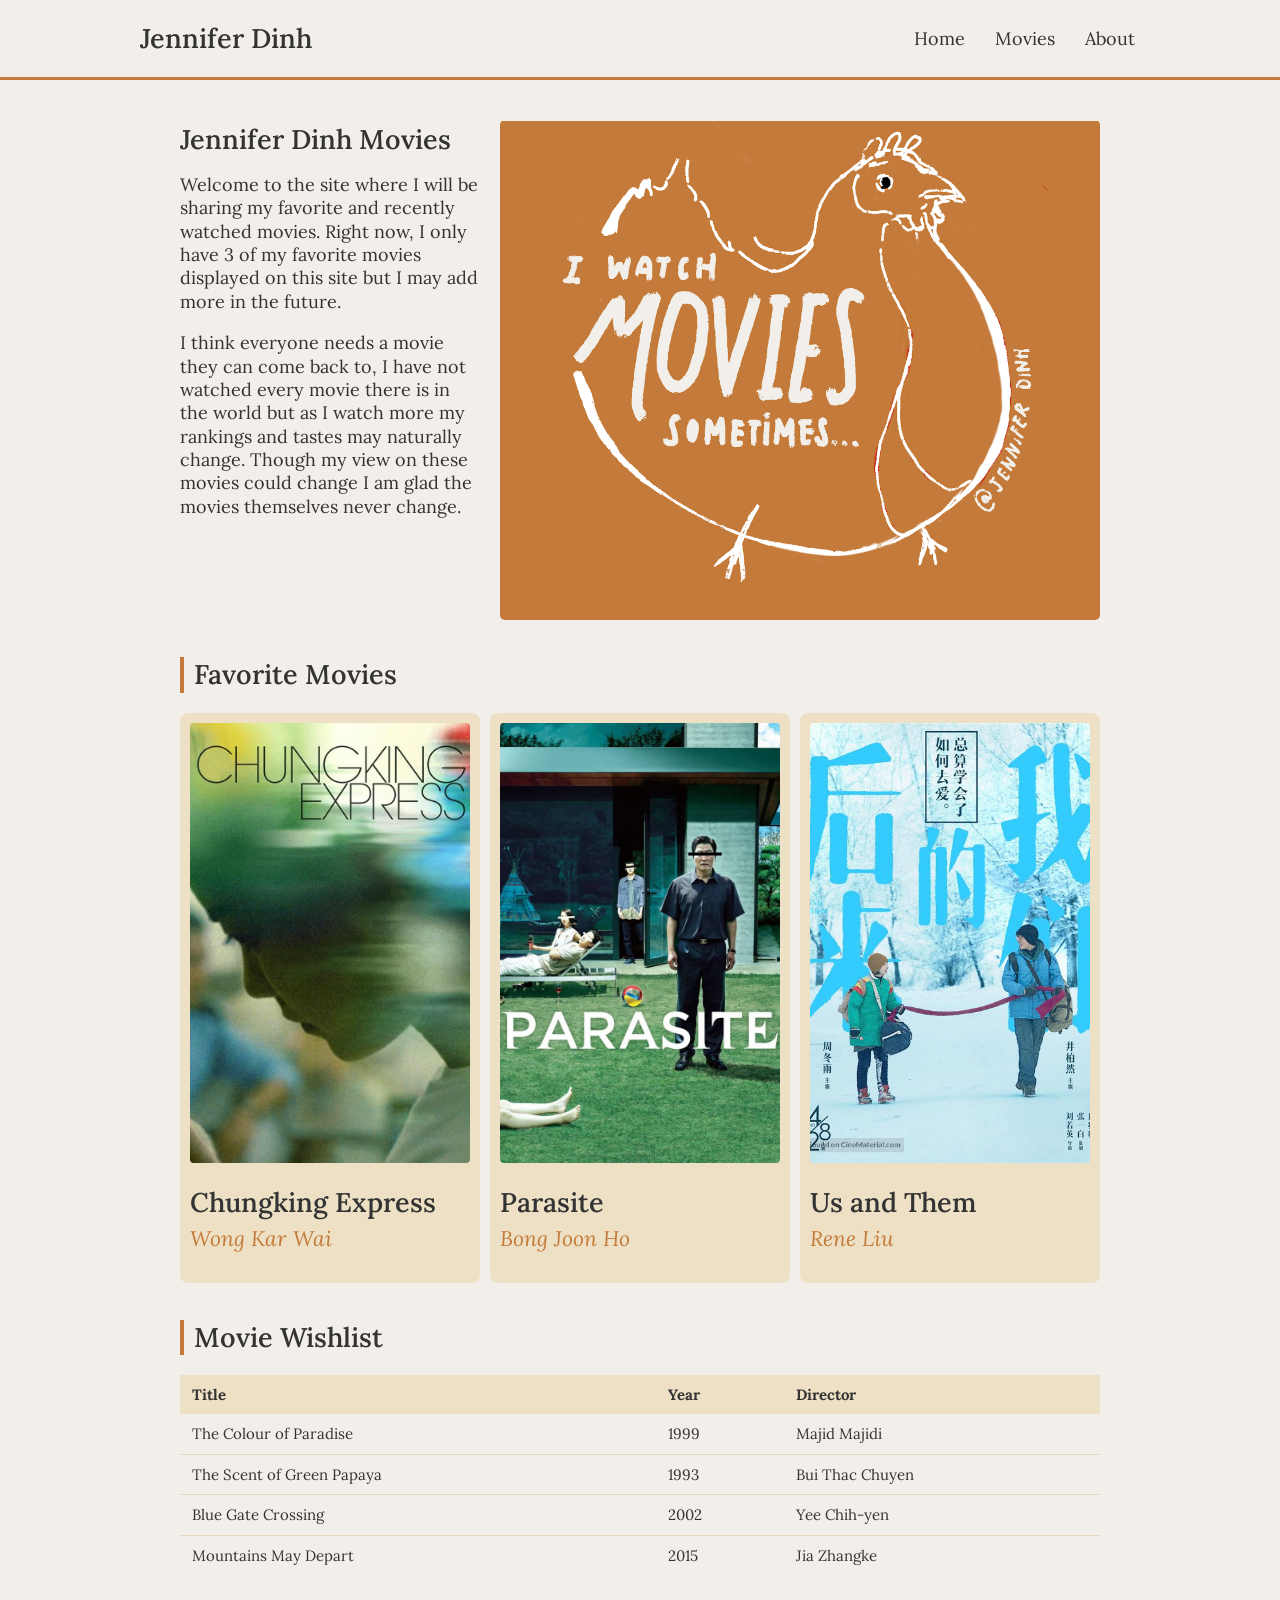
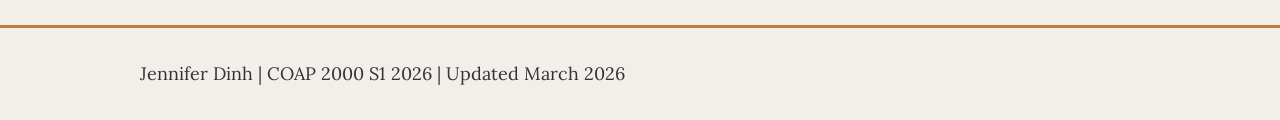
<file: index.html>
<!doctype html>
<html lang="en">
  <head>
    <meta charset="UTF-8" />
    <meta name="viewport" content="width=device-width, initial-scale=1.0" />
    <title>Jennifer Dinh, Homepage</title>
    <link rel="stylesheet" href="style/styles.css" />
    <link rel="preconnect" href="https://fonts.googleapis.com" />
    <link rel="preconnect" href="https://fonts.gstatic.com" crossorigin />
    <link
      href="https://fonts.googleapis.com/css2?family=Kirang+Haerang&family=Lora:ital,wght@0,400..700;1,400..700&family=Playfair+Display:ital,wght@0,400..900;1,400..900&family=Roboto:ital,wght@0,100..900;1,100..900&display=swap"
      rel="stylesheet"
    />
  </head>

  <body>
    <header>
      <div class="header-inner">
        <a href="index.html">
          <h2>Jennifer Dinh</h2>
        </a>
        <nav>
          <ul>
            <li><a href="index.html">Home</a></li>
            <li><a href="index.html#movies">Movies</a></li>
            <li><a href="about.html">About</a></li>
          </ul>
        </nav>
      </div>
    </header>

    <main>
      <section class="index-hero">
        <div class="text">
          <h1>Jennifer Dinh Movies</h1>
          <p>
            Welcome to the site where I will be sharing my favorite and recently
            watched movies. Right now, I only have 3 of my favorite movies
            displayed on this site but I may add more in the future.
          </p>
          <p>
            I think everyone needs a movie they can come back to, I have not
            watched every movie there is in the world but as I watch more my
            rankings and tastes may naturally change. Though my view on these
            movies could change I am glad the movies themselves never change.
          </p>
        </div>
        <div class="image">
          <img
            src="images/chickenzodiac.png"
            alt="orange background hand drawn chicken with words I WATCH MOVIES SOMETIMES"
          />
        </div>
      </section>

      <section class="favorite-movies" id="movies">
        <div class="heading"><h2>Favorite Movies</h2></div>

        <div class="grid">
          <a href="movie1.html">
            <div class="movie-card">
              <img
                src="images/ChungkingExpress.jpg"
                alt="Chungking Express movie poster of 
                Faye Wong with colored gradient"
              />
              <h2>Chungking Express</h2>

              <h3 class="subtitle">Wong Kar Wai</h3>
            </div>
          </a>

          <a href="movie2.html">
            <div class="movie-card">
              <img
                src="images/Parasite.jpg"
                alt="Parasite movie poster green lawn covered eyes"
              />
              <h2>Parasite</h2>

              <h3 class="subtitle">Bong Joon Ho</h3>
            </div>
          </a>

          <a href="movie3.html">
            <div class="movie-card">
              <img
                src="images/UsandThem.jpg"
                alt="Us and Them movie poster snowy background blue word overlay"
              />
              <h2>Us and Them</h2>

              <h3 class="subtitle">Rene Liu</h3>
            </div>
          </a>
        </div>
      </section>

      <section class="movie-wishlist"></section>
      <div class="heading"><h2>Movie Wishlist</h2></div>
      <table>
        <tr>
          <th>Title</th>
          <th>Year</th>
          <th>Director</th>
        </tr>
        <tr>
          <td>The Colour of Paradise</td>
          <td>1999</td>
          <td>Majid Majidi</td>
        </tr>
        <tr>
          <td>The Scent of Green Papaya</td>
          <td>1993</td>
          <td>Bui Thac Chuyen</td>
        </tr>
        <tr>
          <td>Blue Gate Crossing</td>
          <td>2002</td>
          <td>Yee Chih-yen</td>
        </tr>
        <tr>
          <td>Mountains May Depart</td>
          <td>2015</td>
          <td>Jia Zhangke</td>
        </tr>
      </table>
    </main>

    <footer>
      <div class="footer-inner">
        <p>Jennifer Dinh | COAP 2000 S1 2026 | Updated March 2026</p>
      </div>
    </footer>
  </body>
</html>
</file>
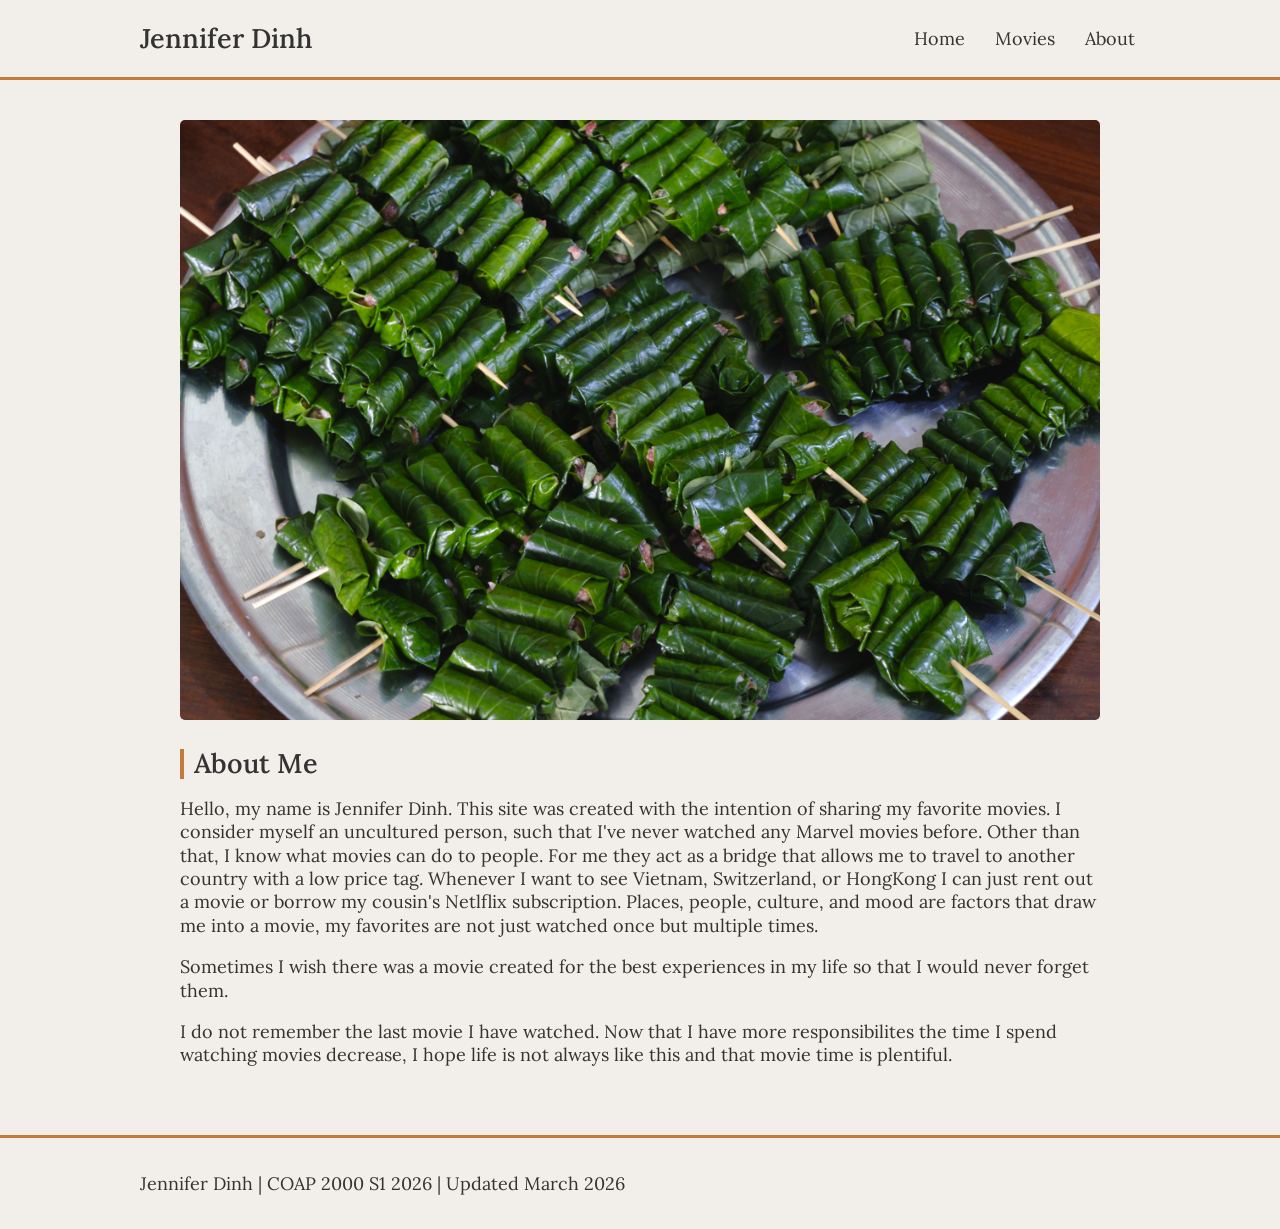
<file: about.html>
<!doctype html>
<html lang="en">
  <head>
    <meta charset="UTF-8" />
    <meta name="viewport" content="width=device-width, initial-scale=1.0" />
    <title>Jennifer Dinh, About</title>
    <link rel="stylesheet" href="style/styles.css" />
    <link rel="preconnect" href="https://fonts.googleapis.com" />
    <link rel="preconnect" href="https://fonts.gstatic.com" crossorigin />
    <link
      href="https://fonts.googleapis.com/css2?family=Kirang+Haerang&family=Lora:ital,wght@0,400..700;1,400..700&family=Playfair+Display:ital,wght@0,400..900;1,400..900&family=Roboto:ital,wght@0,100..900;1,100..900&display=swap"
      rel="stylesheet"
    />
  </head>

  <body>
    <header>
      <div class="header-inner">
        <a href="index.html">
          <h2>Jennifer Dinh</h2>
        </a>
        <nav>
          <ul>
            <li><a href="index.html">Home</a></li>
            <li><a href="index.html#movies">Movies</a></li>
            <li><a href="about.html">About</a></li>
          </ul>
        </nav>
      </div>
    </header>
    <main>
      <section class="about">
        <img
          src="images/Screenshot.png"
          alt="green leaf stuffed with meat (bo luc lac)"
        />
        <div class="text-area">
          <div class="heading"><h1>About Me</h1></div>
          <p>
            Hello, my name is Jennifer Dinh. This site was created with the
            intention of sharing my favorite movies. I consider myself an
            uncultured person, such that I've never watched any Marvel movies
            before. Other than that, I know what movies can do to people. For me
            they act as a bridge that allows me to travel to another country
            with a low price tag. Whenever I want to see Vietnam, Switzerland,
            or HongKong I can just rent out a movie or borrow my cousin's
            Netlflix subscription. Places, people, culture, and mood are factors
            that draw me into a movie, my favorites are not just watched once
            but multiple times.
          </p>
          <p>
            Sometimes I wish there was a movie created for the best experiences
            in my life so that I would never forget them.
          </p>
          <p>
            I do not remember the last movie I have watched. Now that I have
            more responsibilites the time I spend watching movies decrease, I
            hope life is not always like this and that movie time is plentiful.
          </p>
        </div>
      </section>
    </main>

    <footer>
      <div class="footer-inner">
        <p>Jennifer Dinh | COAP 2000 S1 2026 | Updated March 2026</p>
      </div>
    </footer>
  </body>
</html>
</file>
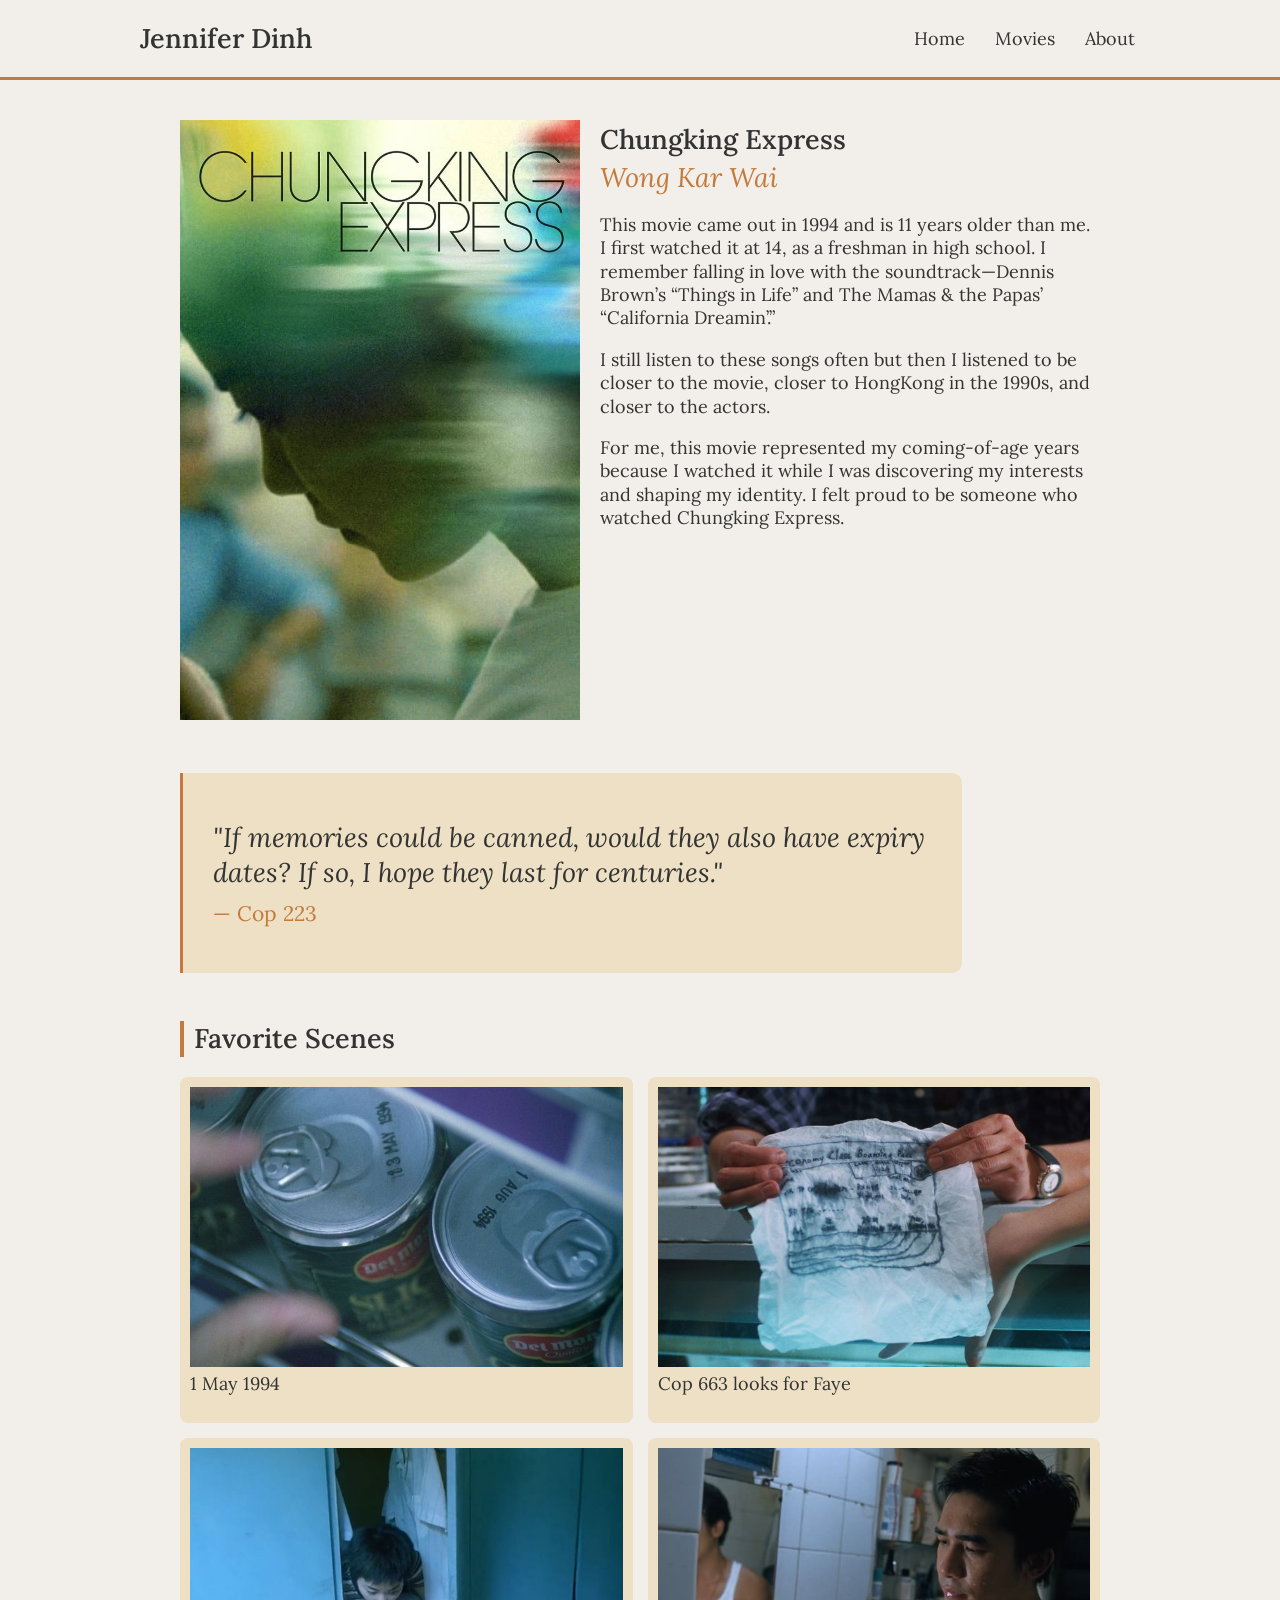
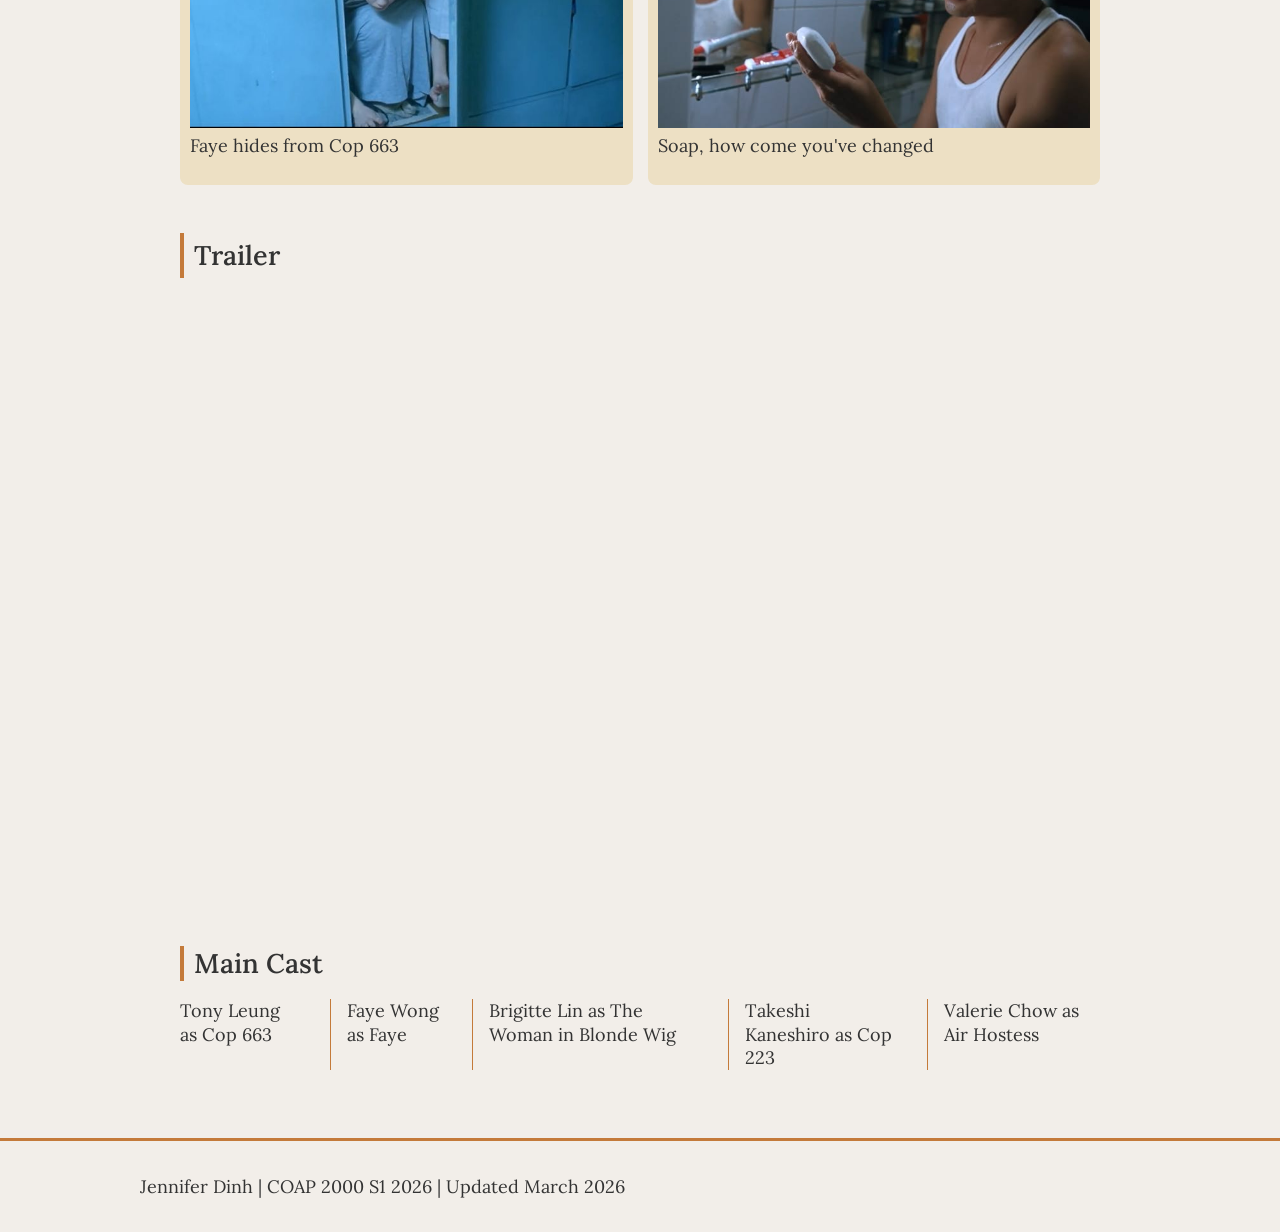
<file: movie1.html>
<!doctype html>
<html lang="en">
  <head>
    <meta charset="UTF-8" />
    <meta name="viewport" content="width=device-width, initial-scale=1.0" />
    <title>Jennifer Dinh, Parasite</title>
    <link rel="stylesheet" href="style/styles.css" />
    <link rel="preconnect" href="https://fonts.googleapis.com" />
    <link rel="preconnect" href="https://fonts.gstatic.com" crossorigin />
    <link
      href="https://fonts.googleapis.com/css2?family=Kirang+Haerang&family=Lora:ital,wght@0,400..700;1,400..700&family=Playfair+Display:ital,wght@0,400..900;1,400..900&family=Roboto:ital,wght@0,100..900;1,100..900&display=swap"
      rel="stylesheet"
    />
  </head>

  <body>
    <header>
      <div class="header-inner">
        <a href="index.html">
          <h2>Jennifer Dinh</h2>
        </a>
        <nav>
          <ul>
            <li><a href="index.html">Home</a></li>
            <li><a href="index.html#movies">Movies</a></li>
            <li><a href="about.html">About</a></li>
          </ul>
        </nav>
      </div>
    </header>

    <main>
      <section class="hero">
        <div class="movie-poster">
          <img
            src="images/ChungkingExpress.jpg"
            alt="Chungking Express movie poster of 
                Faye Wong with colored gradient"
          />
        </div>
        <div class="content">
          <div class="heading-text">
            <h1>Chungking Express</h1>

            <h2 class="subtitle">Wong Kar Wai</h2>

            <p>
              This movie came out in 1994 and is 11 years older than me. I first
              watched it at 14, as a freshman in high school. I remember falling
              in love with the soundtrack—Dennis Brown’s “Things in Life” and
              The Mamas & the Papas’ “California Dreamin’.”
            </p>
            <p>
              I still listen to these songs often but then I listened to be
              closer to the movie, closer to HongKong in the 1990s, and closer
              to the actors.
            </p>
            <p>
              For me, this movie represented my coming-of-age years because I
              watched it while I was discovering my interests and shaping my
              identity. I felt proud to be someone who watched Chungking
              Express.
            </p>
          </div>
        </div>
      </section>

      <section class="quote quote1">
        <h2>
          "If memories could be canned, would they also have expiry dates? If
          so, I hope they last for centuries."
        </h2>
        <h3>— Cop 223</h3>
      </section>

      <section class="favorite-scenes">
        <div class="heading">
          <h2>Favorite Scenes</h2>
        </div>
        <div class="scene-grid">
          <div class="favorite-scene-card">
            <img
              src="images/may.jpg"
              alt="Pinapples cans with expiration date"
            />
            <p>1 May 1994</p>
          </div>
          <div class="favorite-scene-card">
            <img
              src="images/Promise.jpg"
              alt="tissue with plane ticket details drawn on"
            />
            <p>Cop 663 looks for Faye</p>
          </div>
          <div class="favorite-scene-card">
            <img
              src="images/hiding.jpg"
              alt="Faye hiding for Cop 663 in a cabinet"
            />
            <p>Faye hides from Cop 663</p>
          </div>
          <div class="favorite-scene-card">
            <img src="images/soap.jpg" alt="Cop 663 analyzing white soapbar" />
            <p>Soap, how come you've changed</p>
          </div>
        </div>
      </section>

      <section class="trailer">
        <div class="heading">
          <h2>Trailer</h2>
        </div>
        <iframe
          src="https://www.youtube.com/embed/C3NDz_7KP2g"
          title="Chungking Express Trailer"
          allowfullscreen
        >
        </iframe>
      </section>

      <section class="cast">
        <div class="heading"><h2>Main Cast</h2></div>
        <ul>
          <li>Tony Leung as Cop 663</li>
          <li>Faye Wong as Faye</li>
          <li>Brigitte Lin as The Woman in Blonde Wig</li>
          <li>Takeshi Kaneshiro as Cop 223</li>
          <li>Valerie Chow as Air Hostess</li>
        </ul>
      </section>
    </main>

    <footer>
      <div class="footer-inner">
        <p>Jennifer Dinh | COAP 2000 S1 2026 | Updated March 2026</p>
      </div>
    </footer>
  </body>
</html>
</file>
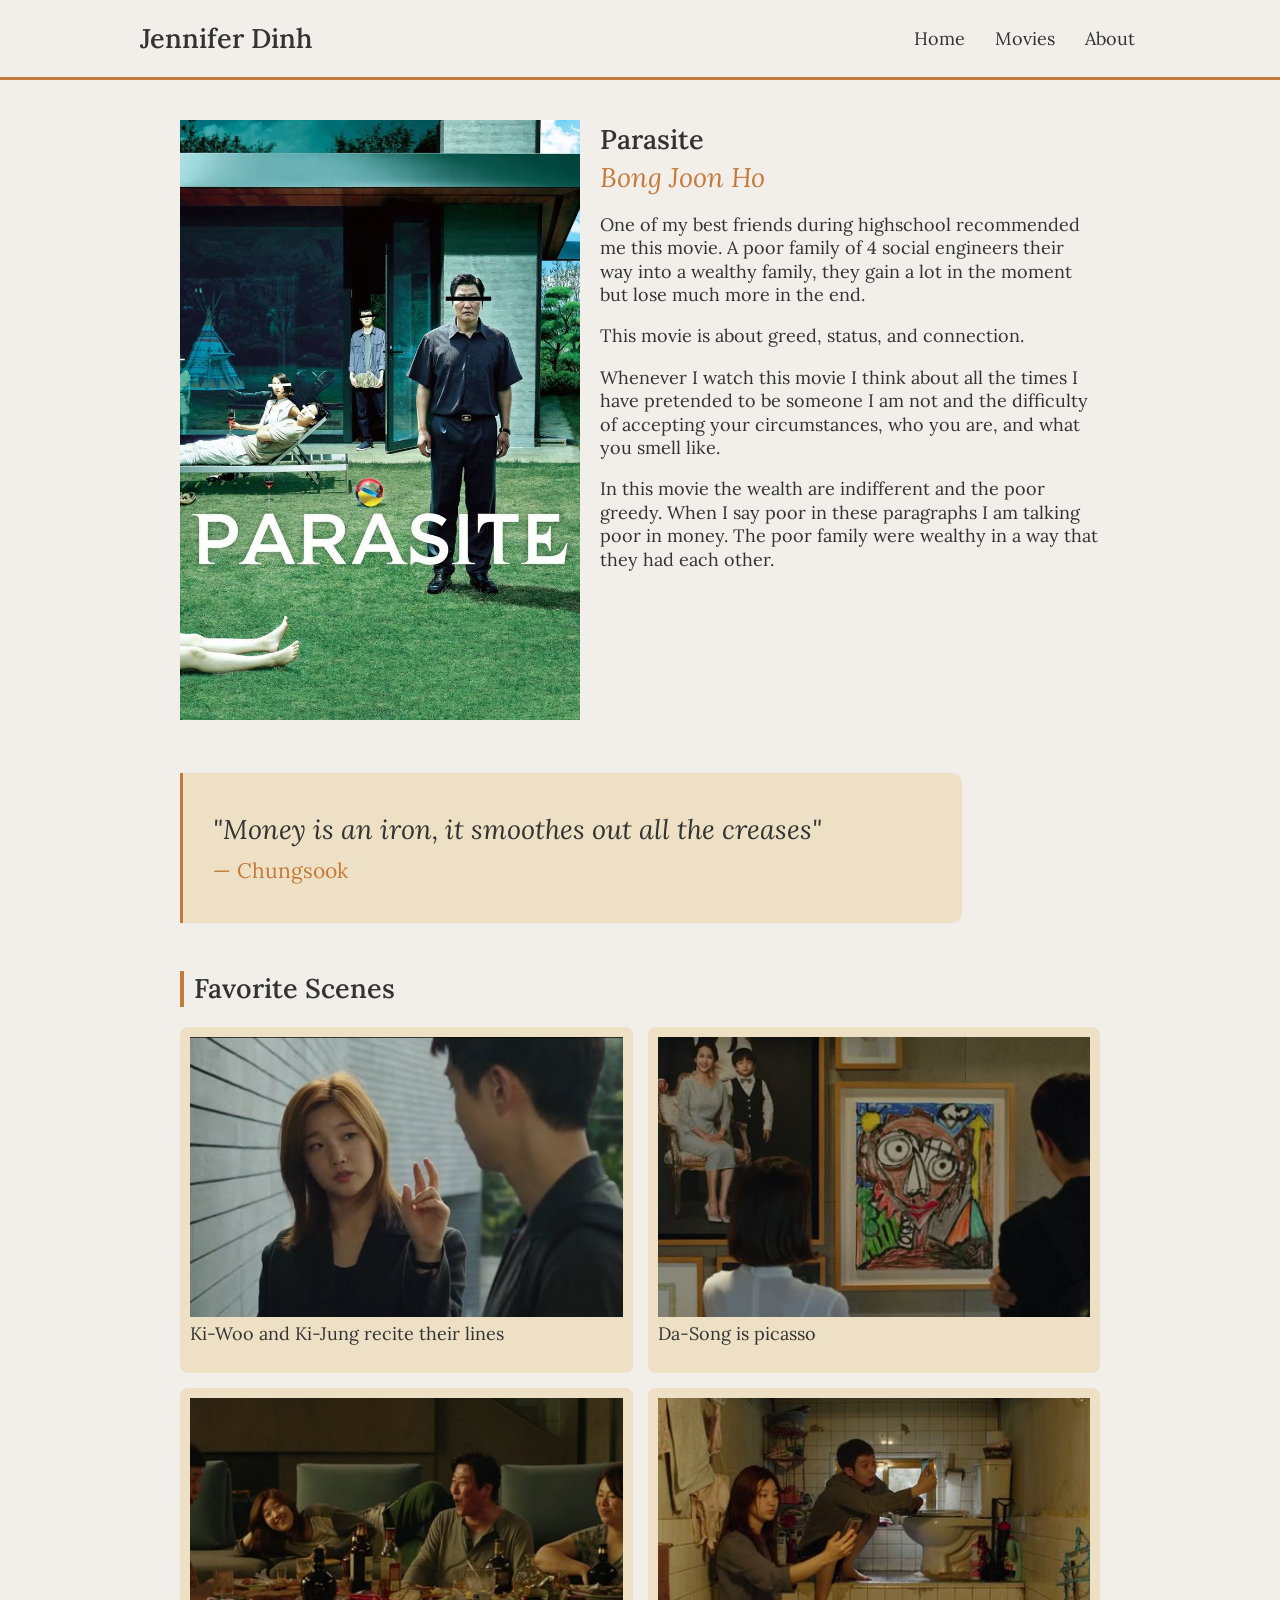
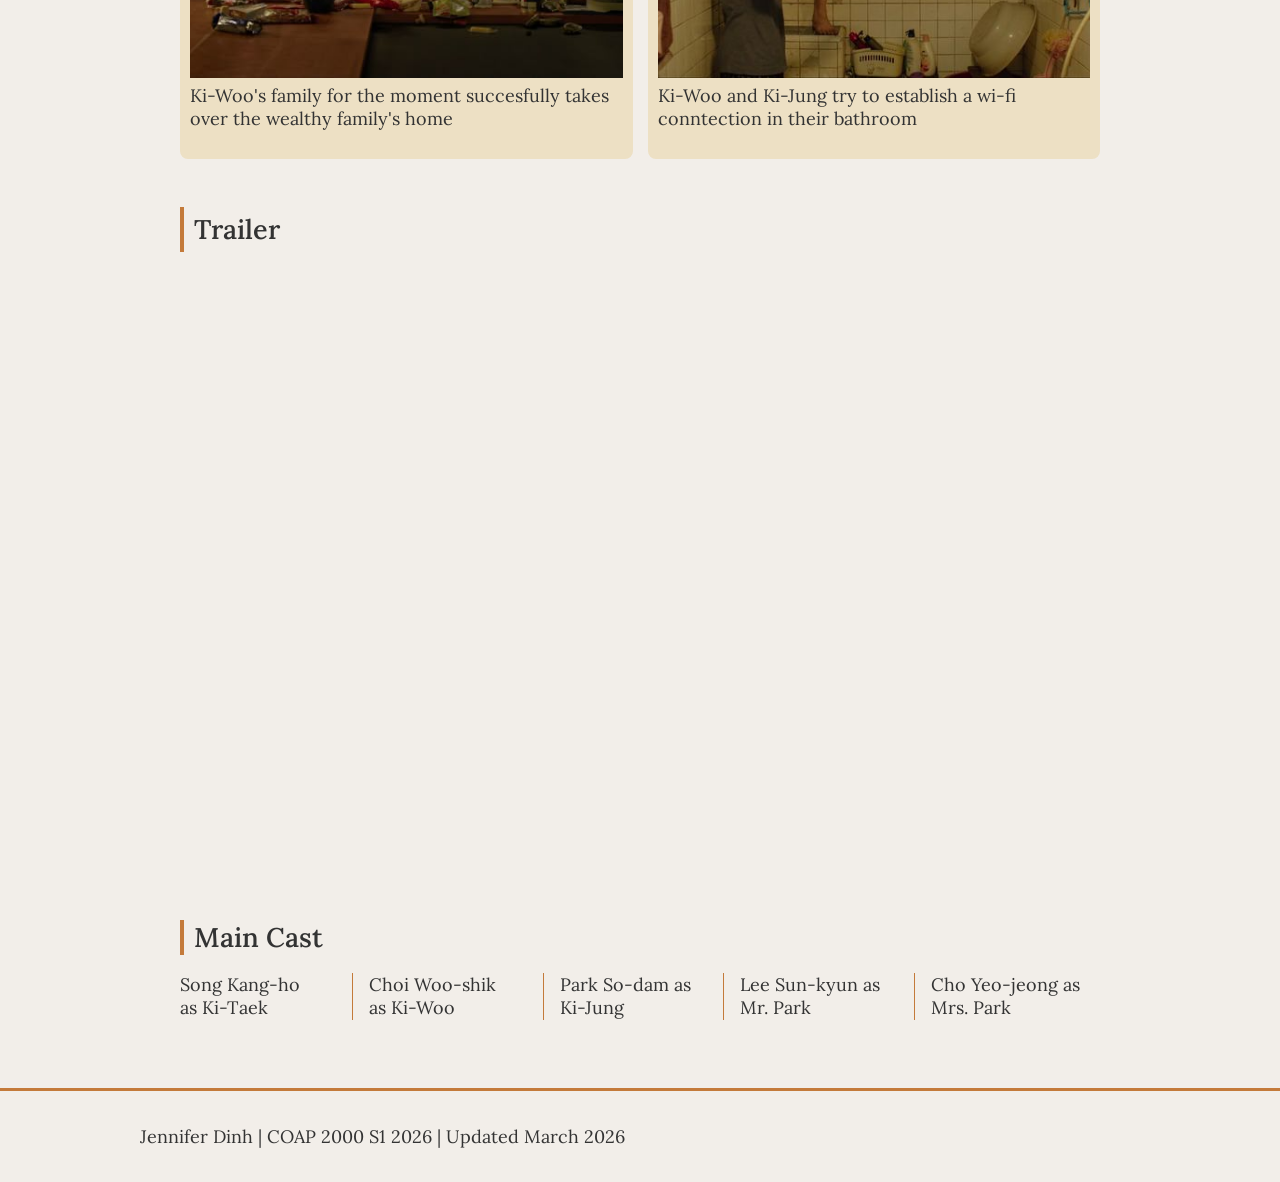
<file: movie2.html>
<!doctype html>
<html lang="en">
  <head>
    <meta charset="UTF-8" />
    <meta name="viewport" content="width=device-width, initial-scale=1.0" />
    <title>Jennifer Dinh, Us And Them</title>
    <link rel="stylesheet" href="style/styles.css" />
    <link
      href="https://fonts.googleapis.com/css2?family=Kirang+Haerang&family=Lora:ital,wght@0,400..700;1,400..700&family=Playfair+Display:ital,wght@0,400..900;1,400..900&family=Roboto:ital,wght@0,100..900;1,100..900&display=swap"
      rel="stylesheet"
    />
  </head>

  <body>
    <header>
      <div class="header-inner">
        <a href="index.html">
          <h2>Jennifer Dinh</h2>
        </a>
        <nav>
          <ul>
            <li><a href="index.html">Home</a></li>
            <li><a href="index.html#movies">Movies</a></li>
            <li><a href="about.html">About</a></li>
          </ul>
        </nav>
      </div>
    </header>

    <main>
      <section class="hero">
        <div class="movie-poster">
          <img
            src="images/Parasite.jpg"
            alt="Parasite movie poster green lawn covered eyes"
          />
        </div>

        <div class="content">
          <div class="heading-text">
            <h1>Parasite</h1>

            <h2 class="subtitle">Bong Joon Ho</h2>

            <p>
              One of my best friends during highschool recommended me this
              movie. A poor family of 4 social engineers their way into a
              wealthy family, they gain a lot in the moment but lose much more
              in the end.
            </p>
            <p>This movie is about greed, status, and connection.</p>
            <p>
              Whenever I watch this movie I think about all the times I have
              pretended to be someone I am not and the difficulty of accepting
              your circumstances, who you are, and what you smell like.
            </p>
            <p>
              In this movie the wealth are indifferent and the poor greedy. When
              I say poor in these paragraphs I am talking poor in money. The
              poor family were wealthy in a way that they had each other.
            </p>
          </div>
        </div>
      </section>

      <section class="quote3 quote">
        <h2>"Money is an iron, it smoothes out all the creases"</h2>
        <h3>— Chungsook</h3>
      </section>

      <section class="favorite-scenes">
        <div class="heading"><h2>Favorite Scenes</h2></div>
        <div class="scene-grid">
          <div class="favorite-scene-card">
            <img
              src="images/only_child.jpg"
              alt="Ki-Jung and Ki-Woo communicating before entering wealthy family's home"
            />
            <p>Ki-Woo and Ki-Jung recite their lines</p>
          </div>
          <div class="favorite-scene-card">
            <img
              src="images/art.jpg"
              alt="Ki-Woo and Yeon-Kyo analyzing Da-Song's artwork"
            />
            <p>Da-Song is picasso</p>
          </div>
          <div class="favorite-scene-card">
            <img
              src="images/notyours.jpg"
              alt="Ki-Woo's family of 4 conversing with messy table in front of them"
            />
            <p>
              Ki-Woo's family for the moment succesfully takes over the wealthy
              family's home
            </p>
          </div>
          <div class="favorite-scene-card">
            <img
              src="images/service.jpg"
              alt="Ki-Woo squatting and Ki-Jung standing up with both their phones raised to establish a connection"
            />
            <p>
              Ki-Woo and Ki-Jung try to establish a wi-fi conntection in their
              bathroom
            </p>
          </div>
        </div>
      </section>

      <section class="trailer">
        <div class="heading"><h2>Trailer</h2></div>
        <iframe
          src="https://www.youtube.com/embed/isOGD_7hNIY"
          title="Parasite Trailer"
          allowfullscreen
        >
        </iframe>
      </section>

      <section class="cast">
        <div class="heading"><h2>Main Cast</h2></div>
        <ul>
          <li>Song Kang-ho as Ki-Taek</li>
          <li>Choi Woo-shik as Ki-Woo</li>
          <li>Park So-dam as Ki-Jung</li>
          <li>Lee Sun-kyun as Mr. Park</li>
          <li>Cho Yeo-jeong as Mrs. Park</li>
        </ul>
      </section>
    </main>
    <footer>
      <div class="footer-inner">
        <p>Jennifer Dinh | COAP 2000 S1 2026 | Updated March 2026</p>
      </div>
    </footer>
  </body>
</html>
</file>
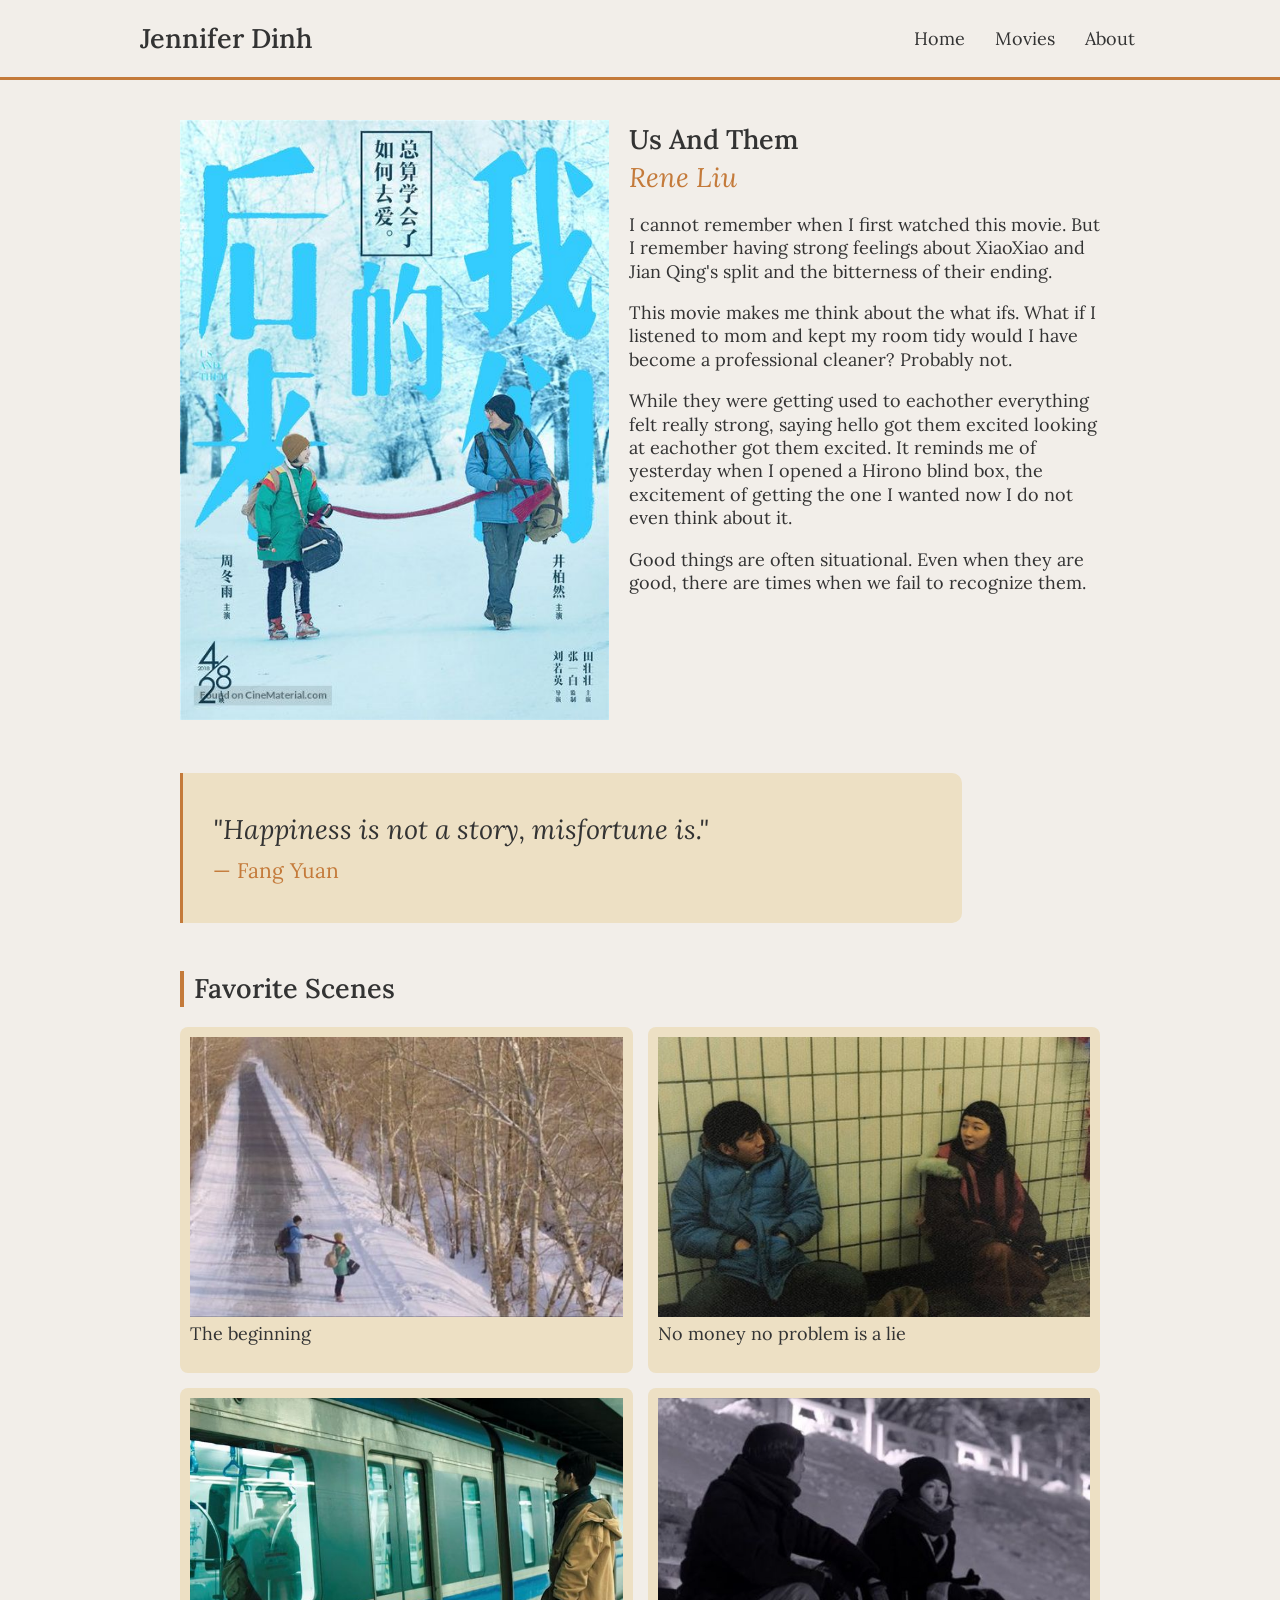
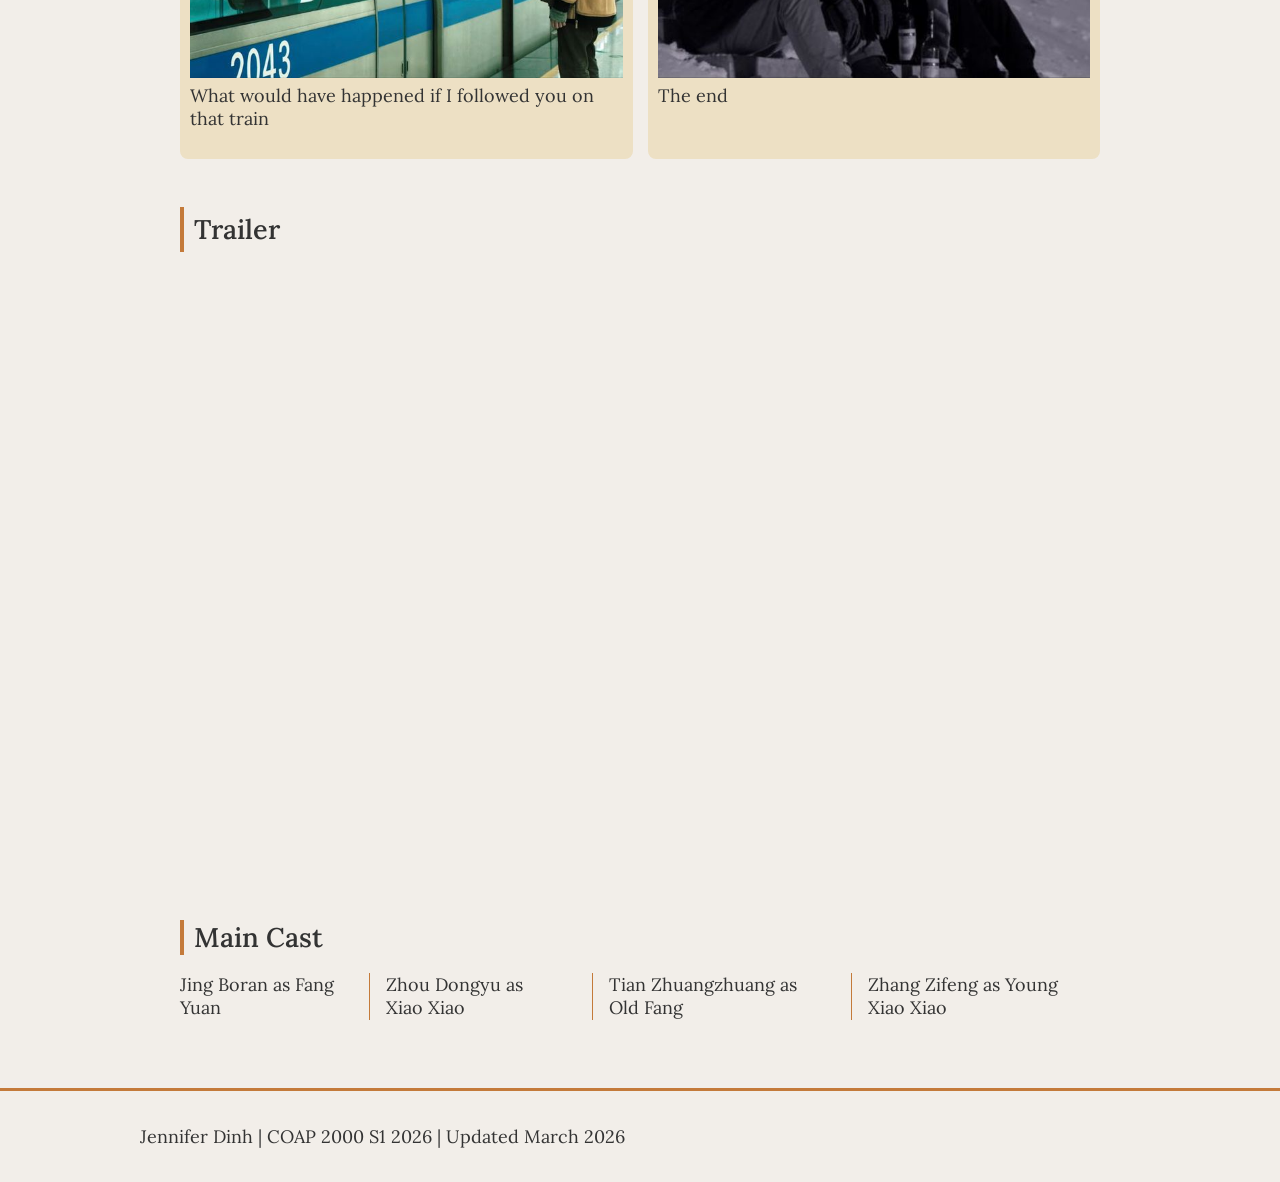
<file: movie3.html>
<!doctype html>
<html lang="en">
  <head>
    <meta charset="UTF-8" />
    <meta name="viewport" content="width=device-width, initial-scale=1.0" />
    <title>Jennifer Dinh, Chungking Express</title>
    <link rel="stylesheet" href="style/styles.css" />
    <link rel="preconnect" href="https://fonts.googleapis.com" />
    <link rel="preconnect" href="https://fonts.gstatic.com" crossorigin />
    <link
      href="https://fonts.googleapis.com/css2?family=Kirang+Haerang&family=Lora:ital,wght@0,400..700;1,400..700&family=Playfair+Display:ital,wght@0,400..900;1,400..900&family=Roboto:ital,wght@0,100..900;1,100..900&display=swap"
      rel="stylesheet"
    />
  </head>

  <body>
    <header>
      <div class="header-inner">
        <a href="index.html">
          <h2>Jennifer Dinh</h2>
        </a>
        <nav>
          <ul>
            <li><a href="index.html">Home</a></li>
            <li><a href="index.html#movies">Movies</a></li>
            <li><a href="about.html">About</a></li>
          </ul>
        </nav>
      </div>
    </header>

    <main>
      <section class="hero">
        <div class="movie-poster">
          <img
            src="images/UsandThem.jpg"
            alt="Us and Them movie poster snowy background blue word overlay"
          />
        </div>
        <div class="content">
          <div class="heading-text">
            <h1>Us And Them</h1>

            <h2 class="subtitle">Rene Liu</h2>

            <p>
              I cannot remember when I first watched this movie. But I remember
              having strong feelings about XiaoXiao and Jian Qing's split and
              the bitterness of their ending.
            </p>
            <p>
              This movie makes me think about the what ifs. What if I listened
              to mom and kept my room tidy would I have become a professional
              cleaner? Probably not.
            </p>
            <p>
              While they were getting used to eachother everything felt really
              strong, saying hello got them excited looking at eachother got
              them excited. It reminds me of yesterday when I opened a Hirono
              blind box, the excitement of getting the one I wanted now I do not
              even think about it.
            </p>
            <p>
              Good things are often situational. Even when they are good, there
              are times when we fail to recognize them.
            </p>
          </div>
        </div>
      </section>

      <section class="quote quote3">
        <h2>"Happiness is not a story, misfortune is."</h2>
        <h3>— Fang Yuan</h3>
      </section>

      <section class="favorite-scenes">
        <div class="heading">
          <h2>Favorite Scenes</h2>
        </div>
        <div class="scene-grid">
          <div class="favorite-scene-card">
            <img
              src="images/New.jpg"
              alt="Xiao and Fang playing on a snowy road"
            />
            <p>The beginning</p>
          </div>
          <div class="favorite-scene-card">
            <img
              src="images/StreetSelling.jpg"
              alt="Xiao and Fang selling things in a tunnel"
            />
            <p>No money no problem is a lie</p>
          </div>
          <div class="favorite-scene-card">
            <img
              src="images/TrainScene.jpg"
              alt="Xiao and Fang looking at eachother through train door window"
            />
            <p>What would have happened if I followed you on that train</p>
          </div>
          <div class="favorite-scene-card">
            <img
              src="images/AfterSomeTime.jpg"
              alt="Xiao and Fang talking to each other on sitting on steps"
            />
            <p>The end</p>
          </div>
        </div>
      </section>

      <section class="trailer">
        <div class="heading">
          <h2>Trailer</h2>
        </div>
        <iframe
          src="https://youtube.com/embed/-xSs_xsf5sI"
          title="Us And Them Trailer"
          allowfullscreen
        >
        </iframe>
      </section>

      <section class="cast">
        <div class="heading"><h2>Main Cast</h2></div>
        <ul>
          <li>Jing Boran as Fang Yuan</li>
          <li>Zhou Dongyu as Xiao Xiao</li>
          <li>Tian Zhuangzhuang as Old Fang</li>
          <li>Zhang Zifeng as Young Xiao Xiao</li>
        </ul>
      </section>
    </main>

    <footer>
      <div class="footer-inner">
        <p>Jennifer Dinh | COAP 2000 S1 2026 | Updated March 2026</p>
      </div>
    </footer>
  </body>
</html>
</file>
<file: style/styles.css>
html {
  box-sizing: border-box;
  scroll-behavior: smooth;
}
*,
*:before,
*:after {
  box-sizing: inherit;
}
body {
  width: 100%;
  min-height: 100vh;
  display: flex;
  flex-direction: column;
  margin: 0 auto;
  font-size: 18px;
  line-height: 1.3;
  color: #333;
  background: #f2eee9;
  font-family: "Lora", serif;
}

main {
  padding-top: 40px;
  max-width: 1000px;
  margin: 0 auto;
  padding: 0 40px;
  flex: 1;
}
h1,
h2,
h3 {
  font-weight: 549;
  margin: 5px 0;
}
h1 {
  line-height: 1.1;
}
a {
  text-decoration: none;
  color: #333;
}
a:hover {
  text-decoration: none;
  opacity: 0.9;
}

.movie-card img,
.favorite-scene-card img,
.about img {
  width: 100%;
  object-fit: cover;
}

.movie-card,
.favorite-scene-card {
  background: #ede0c4;
  padding: 10px;
  border-radius: 8px;
}

/* HEADER & NAV */
header {
  border-bottom: 3px solid #c47a3a;
}
header,
footer {
  color: #f2eee9;
  padding: 1rem 2rem;
}

body > header {
  margin-bottom: 40px;
}

header a,
nav a {
  color: #333;
}
.header-inner,
.footer-inner {
  max-width: 1000px;
  margin: 0 auto;
  display: flex;
  justify-content: space-between;
  align-items: center;
}

header p {
  margin: 5px 0;
  font-size: 20px;
}
nav ul {
  list-style-type: none;
  margin: 0;
  padding: 0;
  display: flex;
}
nav ul li {
  margin: 5px;
}
nav a {
  padding: 20px 0 40px 20px;
  text-decoration: none;
}

/* MAIN */
.heading {
  border-radius: 0;
  border-left: 4px solid #c47a3a;
  padding-left: 10px;
}
.index-hero {
  display: grid;
  grid-template-columns: 1fr 2fr;
  margin-bottom: 2rem;
  gap: 20px;
}

.index-hero img {
  width: 100%;
  height: 500px;
  object-fit: cover;
  object-position: center 1px;
  border-radius: 5px;
}
.favorite-movies h1 {
  font-weight: 549;
}
.grid {
  display: grid;
  grid-template-columns: repeat(3, 1fr);
  gap: 10px;
  margin-top: 20px;
}

.movie-card {
  height: 570px;
  margin-bottom: 2rem;
}

.movie-card:hover {
  opacity: 0.9;
  box-shadow: 0 8px 24px rgba(0, 0, 0, 0.1);
}

.movie-card img {
  height: 440px;
  margin-bottom: 12px;
  border-radius: 4px;
}

table {
  width: 100%;
  border-collapse: collapse;
  font-size: 15px;
  margin-top: 20px;
}

th {
  text-align: left;
  padding: 10px 12px;
  background: #ede0c4;
}

td {
  padding: 10px 12px;
  border-bottom: 1px solid #e8d9c0;
}

tr:last-child td {
  border-bottom: none;
}

@media (max-width: 1024px) {
  .grid {
    grid-template-columns: 1fr;
    gap: 20px;
  }

  .movie-card {
    padding: 20px 20px;
    margin-bottom: 20px;
  }
}

/* MOVIE */

.hero {
  display: grid;
  grid-template-columns: 1fr 2fr;
  gap: 20px;
}

.subtitle {
  font-style: italic;
  color: #c47a3a;
  font-weight: normal;
}

.quote {
  display: flex;
  flex-direction: column;
  margin-top: 3rem;
  margin-bottom: 3rem;
  justify-content: center;
  width: 85%;
  background: #ede0c4;
  border-left: 3px solid #c47a3a;

  border-radius: 0 10px 10px 0;
}

.quote1 {
  height: 200px;
}
.quote2 {
  width: 70%;
}
.quote3 {
  height: 150px;
}

.quote h2 {
  font-style: italic;
  padding: 0 30px;
  font-weight: normal;
}

.quote h3 {
  font-weight: normal;
  color: #c47a3a;
  padding-left: 30px;
}
.movie-poster img {
  height: 600px;
}

.scene-grid {
  display: grid;
  grid-template-columns: repeat(2, 1fr);
  gap: 15px;
  margin-top: 20px;
}

.favorite-scenes {
  margin-bottom: 3rem;
}

.favorite-scene-card img {
  height: 280px;
}

.favorite-scene-card p {
  margin-top: 0;
}

iframe {
  width: 100%;
  height: 600px;
  border: none;
  border-radius: 5px;
}
.trailer {
  display: flex;
  flex-direction: column;
  gap: 20px;
  margin-bottom: 3rem;
}
.cast ul {
  display: flex;
  gap: 1rem;
  list-style: none;
  padding: 0;
  flex-wrap: nowrap;
}

.cast li {
  padding: 0 1rem;
  border-left: 1px solid #c47a3a;
}

.cast li:first-child {
  border-left: none;
  padding-left: 0;
}
/* ABOUT */
.about {
  display: flex;
  flex-direction: column;

  gap: 24px;
}
.about img {
  height: 600px;
  border-radius: 5px;
}

/* FOOTER */
footer {
  border-top: 3px solid #c47a3a;
  margin-top: 50px;
}

footer p {
  color: #333;
}
</file>
